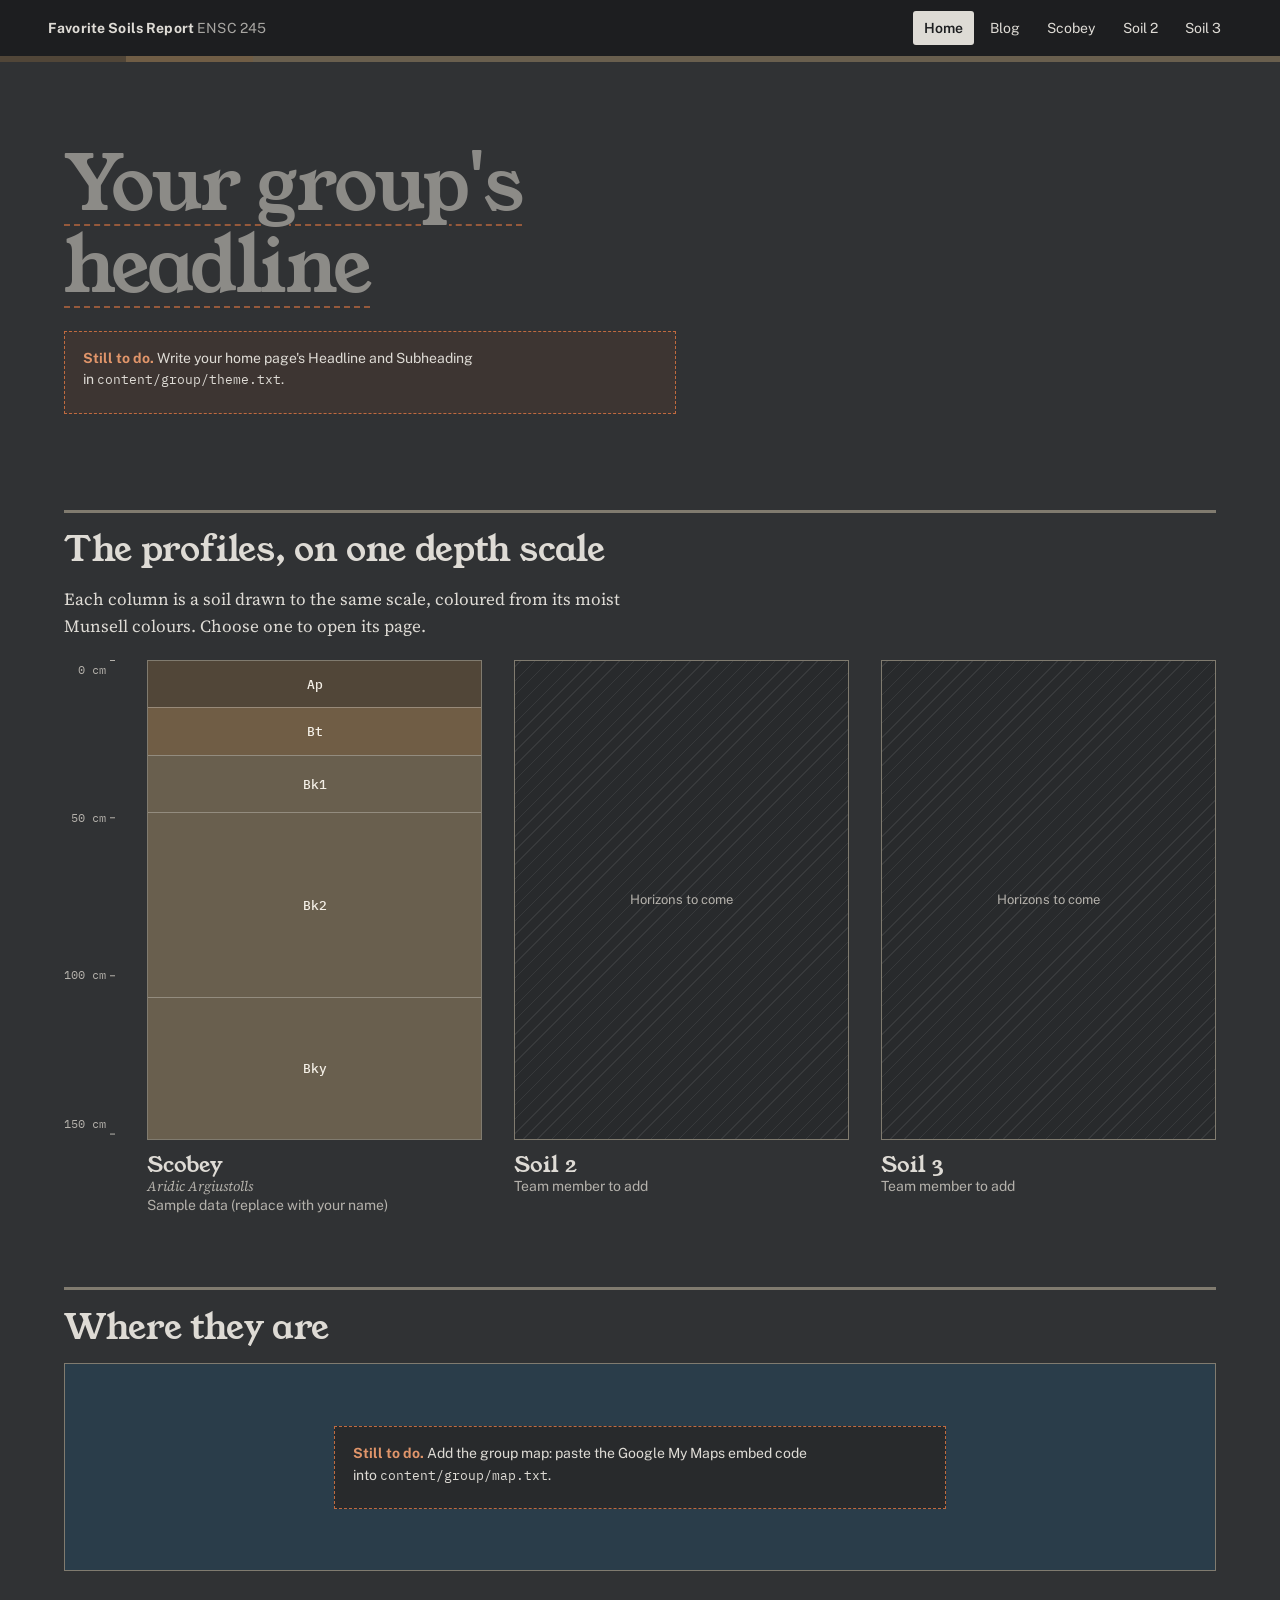
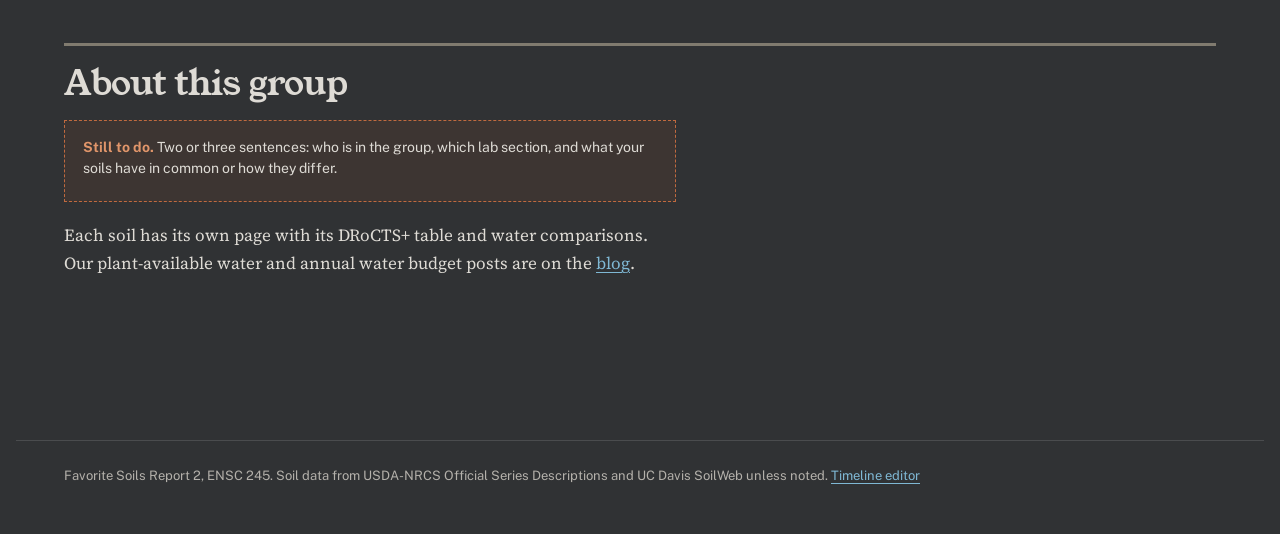
<file: index.html>
<!doctype html>
<html lang="en">
<head>
  <meta charset="utf-8">
  <meta name="viewport" content="width=device-width, initial-scale=1">
  <meta name="color-scheme" content="dark">
  <!-- The site is already dark; this asks the Dark Reader extension not to recolour it, so soil colours stay true. -->
  <meta name="darkreader-lock">
  <title>Favorite Soils Report | ENSC 245</title>
  <meta name="description" content="A group field guide to three favorite soils and their water, for ENSC 245.">
  <link rel="preconnect" href="https://fonts.googleapis.com">
  <link rel="preconnect" href="https://fonts.gstatic.com" crossorigin>
  <link rel="stylesheet" href="https://fonts.googleapis.com/css2?family=IBM+Plex+Mono:wght@400;500&family=Public+Sans:wght@400;500;600;700&family=Source+Serif+4:ital,opsz,wght@0,8..60,400;0,8..60,600;1,8..60,400&family=Young+Serif&display=swap">
  <link rel="stylesheet" href="css/site.css?v=6">
</head>
<body>
  <!-- You do not need to edit this file. The writing lives in the "content" folder. See README.md. -->
  <a class="skip" href="#main">Skip to content</a>
  <header class="masthead">
    <a class="site" href="index.html">Favorite Soils Report <span>ENSC 245</span></a>
    <nav aria-label="Site">
      <ul>
        <li><a href="index.html" aria-current="page">Home</a></li>
        <li><a href="blog.html">Blog</a></li>
        <li><a href="soil-1.html">Soil 1</a></li>
        <li><a href="soil-2.html">Soil 2</a></li>
        <li><a href="soil-3.html">Soil 3</a></li>
      </ul>
    </nav>
  </header>

  <main id="main">
    <div class="opener">
      <!-- Filled in from Headline and Subheading in content/group/theme.txt by js/theme.js. -->
      <h1 data-headline hidden></h1>
      <p class="lede" data-subheading hidden></p>
    </div>

    <section aria-labelledby="profiles">
      <h2 id="profiles">The profiles, on one depth scale</h2>
      <p>Each column is a soil drawn to the same scale, coloured from its moist Munsell colours. Choose one to open its page.</p>
      <div class="cores" data-cores></div>
    </section>

    <section aria-labelledby="where">
      <h2 id="where">Where they are</h2>
      <div class="map" data-map>
        <div class="todo"><p><strong>Still to do.</strong> Add the group map: paste the Google My Maps embed code into <code>content/group/map.txt</code>.</p></div>
      </div>
    </section>

    <section aria-labelledby="group">
      <h2 id="group">About this group</h2>
      <div data-about></div>
    </section>
  </main>

  <footer class="footer">
    Favorite Soils Report 2, ENSC 245. Soil data from USDA-NRCS Official Series Descriptions and UC Davis SoilWeb unless noted.
    <a href="history-editor.html">Timeline editor</a>
  </footer>
  <noscript><p style="padding:1rem">This site needs JavaScript turned on to show its content.</p></noscript>
  <script src="js/site.js?v=6"></script>
  <script src="js/theme.js?v=6"></script>
</body>
</html>
</file>
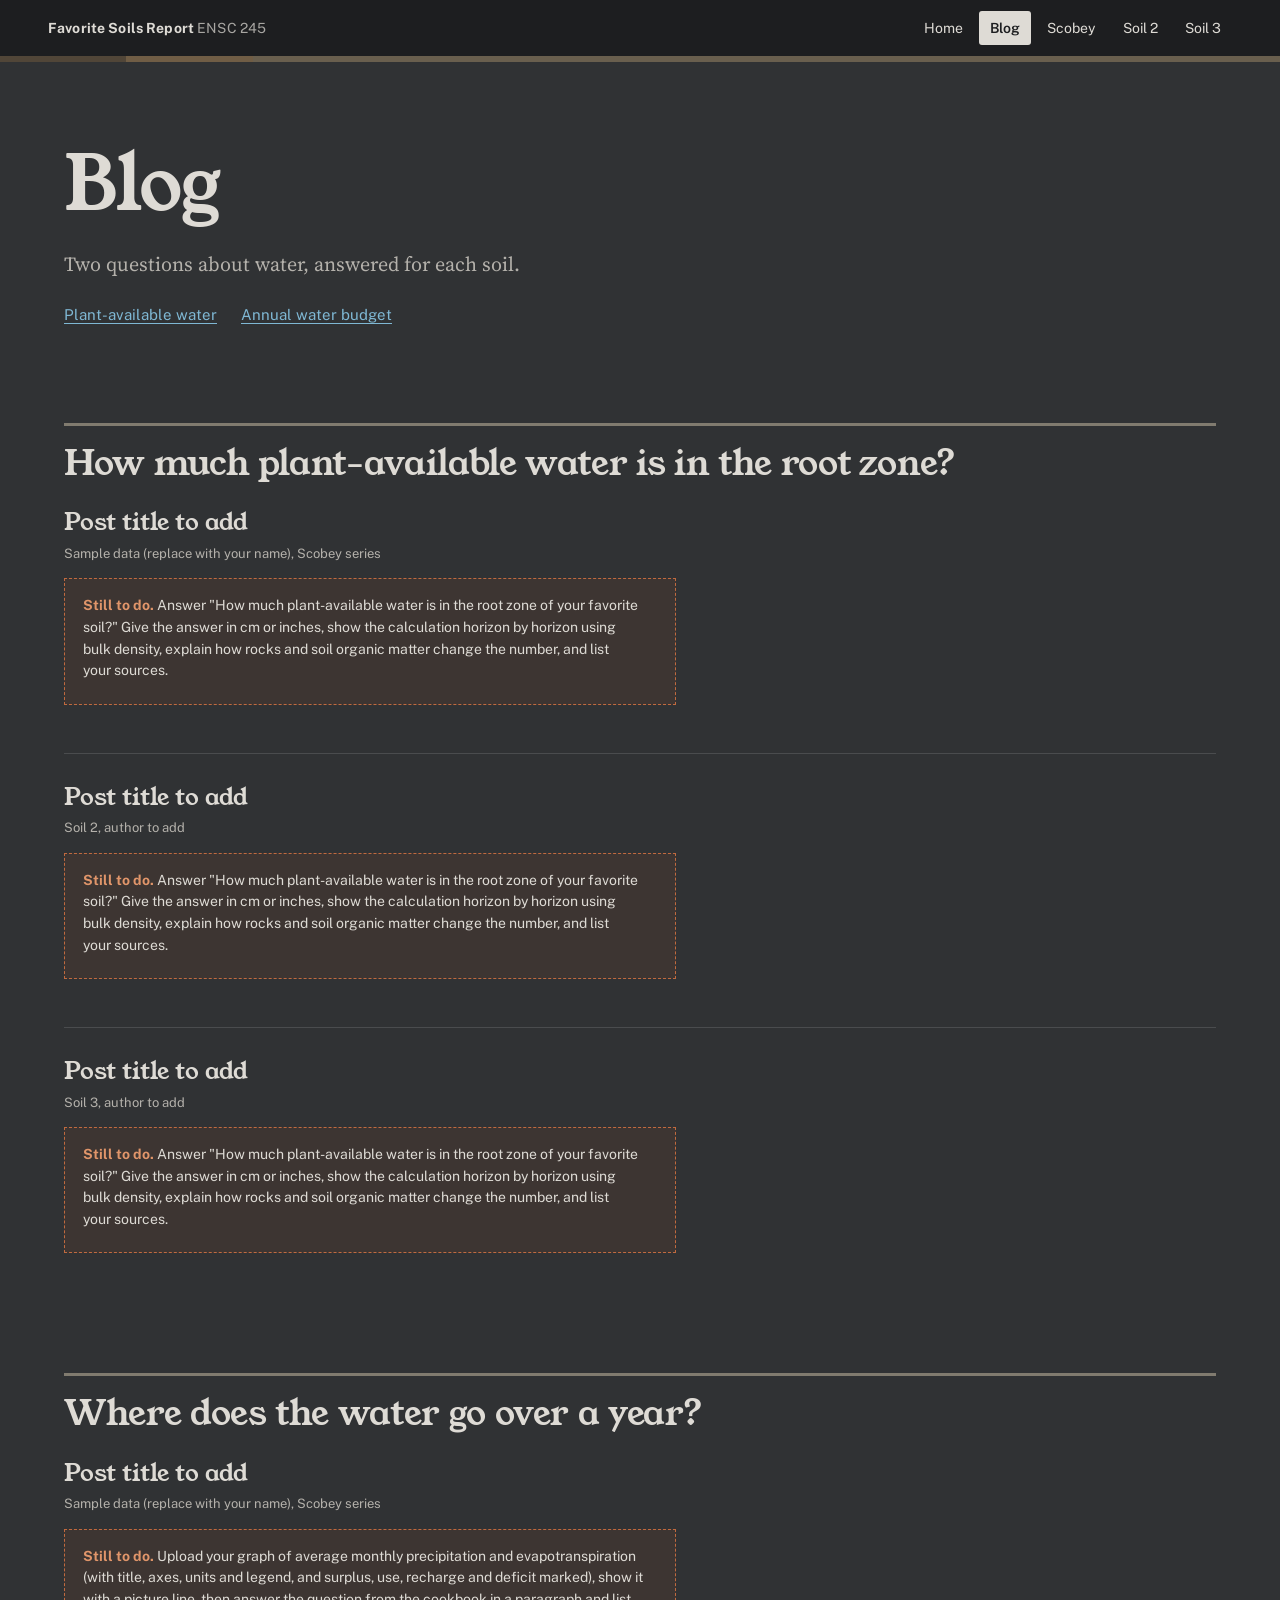
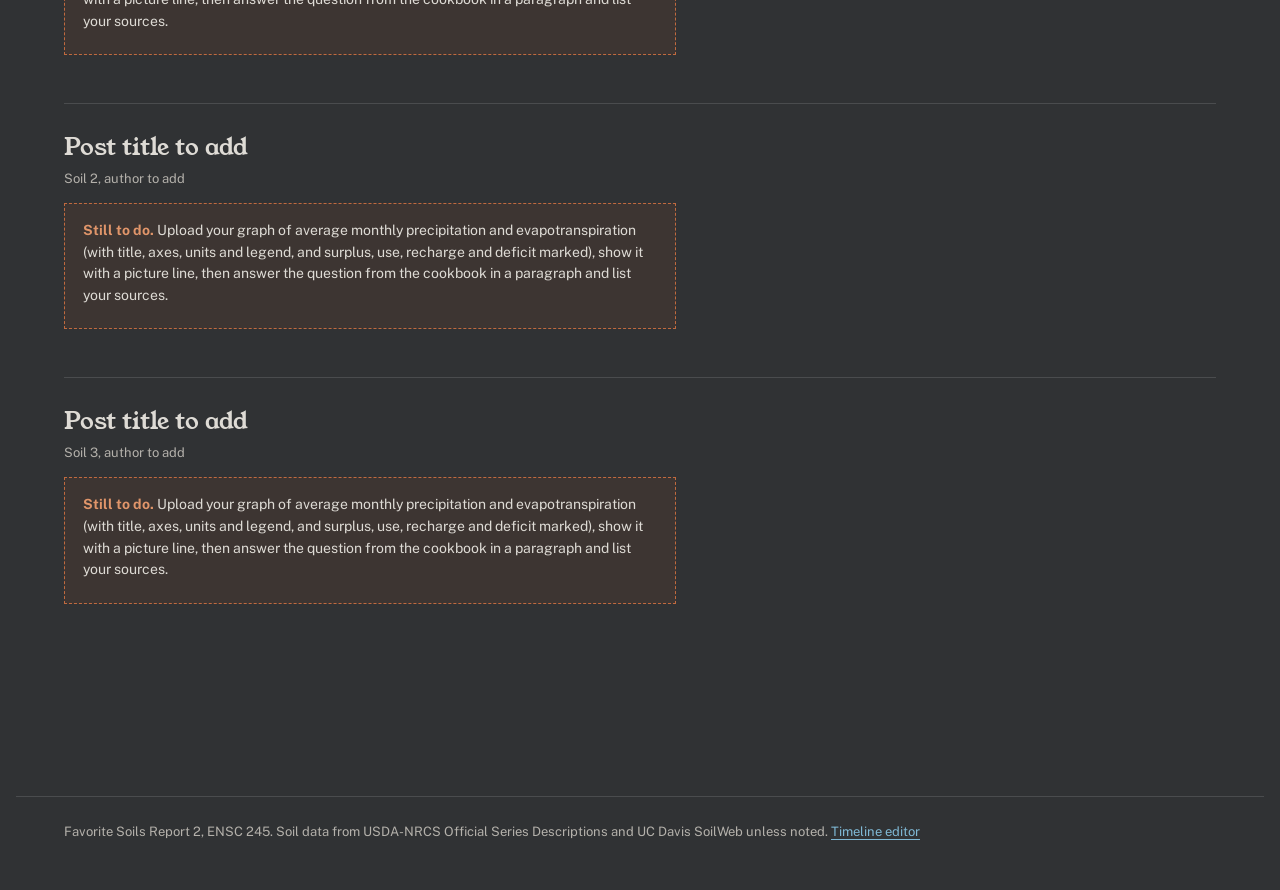
<file: blog.html>
<!doctype html>
<html lang="en">
<head>
  <meta charset="utf-8">
  <meta name="viewport" content="width=device-width, initial-scale=1">
  <meta name="color-scheme" content="dark">
  <!-- The site is already dark; this asks the Dark Reader extension not to recolour it, so soil colours stay true. -->
  <meta name="darkreader-lock">
  <title>Blog | Favorite Soils Report</title>
  <meta name="description" content="A group field guide to three favorite soils and their water, for ENSC 245.">
  <link rel="preconnect" href="https://fonts.googleapis.com">
  <link rel="preconnect" href="https://fonts.gstatic.com" crossorigin>
  <link rel="stylesheet" href="https://fonts.googleapis.com/css2?family=IBM+Plex+Mono:wght@400;500&family=Public+Sans:wght@400;500;600;700&family=Source+Serif+4:ital,opsz,wght@0,8..60,400;0,8..60,600;1,8..60,400&family=Young+Serif&display=swap">
  <link rel="stylesheet" href="css/site.css?v=6">
</head>
<body>
  <!-- You do not need to edit this file. The writing lives in the "content" folder. See README.md. -->
  <a class="skip" href="#main">Skip to content</a>
  <header class="masthead">
    <a class="site" href="index.html">Favorite Soils Report <span>ENSC 245</span></a>
    <nav aria-label="Site">
      <ul>
        <li><a href="index.html">Home</a></li>
        <li><a href="blog.html" aria-current="page">Blog</a></li>
        <li><a href="soil-1.html">Soil 1</a></li>
        <li><a href="soil-2.html">Soil 2</a></li>
        <li><a href="soil-3.html">Soil 3</a></li>
      </ul>
    </nav>
  </header>

  <main id="main">
    <div class="opener">
      <h1>Blog</h1>
      <p class="lede">Two questions about water, answered for each soil.</p>
      <ul class="jump">
        <li><a href="#paw">Plant-available water</a></li>
        <li><a href="#budget">Annual water budget</a></li>
      </ul>
    </div>

    <section aria-labelledby="paw">
      <h2 id="paw">How much plant-available water is in the root zone?</h2>
      <div data-posts="blog-1.md"></div>
    </section>

    <section aria-labelledby="budget">
      <h2 id="budget">Where does the water go over a year?</h2>
      <div data-posts="blog-2.md"></div>
    </section>
  </main>

  <footer class="footer">
    Favorite Soils Report 2, ENSC 245. Soil data from USDA-NRCS Official Series Descriptions and UC Davis SoilWeb unless noted.
    <a href="history-editor.html">Timeline editor</a>
  </footer>
  <noscript><p style="padding:1rem">This site needs JavaScript turned on to show its content.</p></noscript>
  <script src="js/site.js?v=6"></script>
  <script src="js/theme.js?v=6"></script>
</body>
</html>
</file>
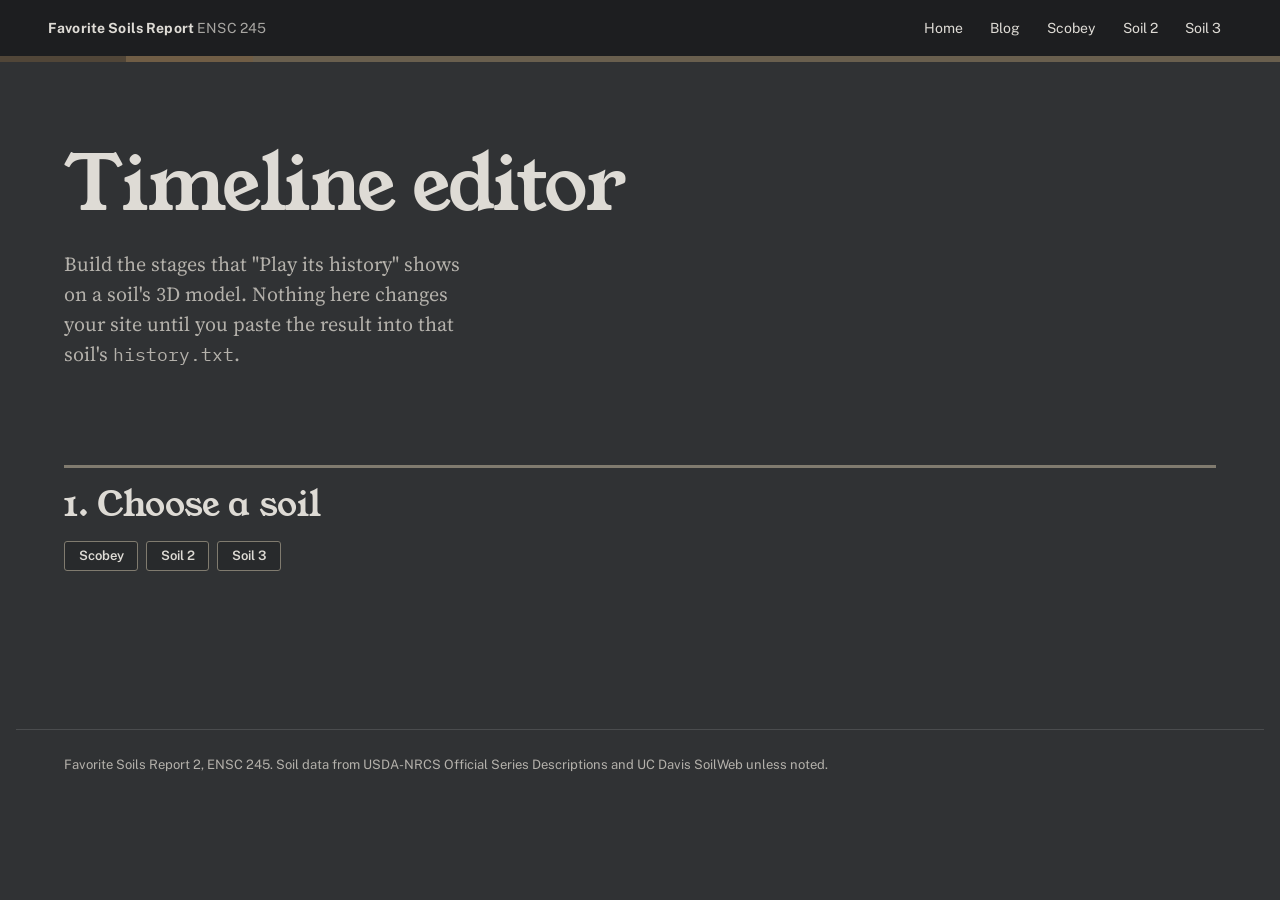
<file: history-editor.html>
<!doctype html>
<html lang="en">
<head>
  <meta charset="utf-8">
  <meta name="viewport" content="width=device-width, initial-scale=1">
  <meta name="color-scheme" content="dark">
  <!-- The site is already dark; this asks the Dark Reader extension not to recolour it, so soil colours stay true. -->
  <meta name="darkreader-lock">
  <title>Timeline editor | Favorite Soils Report</title>
  <meta name="description" content="Build the stages played by Play its history on each soil's 3D model.">
  <link rel="preconnect" href="https://fonts.googleapis.com">
  <link rel="preconnect" href="https://fonts.gstatic.com" crossorigin>
  <link rel="stylesheet" href="https://fonts.googleapis.com/css2?family=IBM+Plex+Mono:wght@400;500&family=Public+Sans:wght@400;500;600;700&family=Source+Serif+4:ital,opsz,wght@0,8..60,400;0,8..60,600;1,8..60,400&family=Young+Serif&display=swap">
  <link rel="stylesheet" href="css/site.css?v=6">
</head>
<body>
  <!-- You do not need to edit this file. It edits content/<member>/history.txt for you. See README.md. -->
  <a class="skip" href="#main">Skip to content</a>
  <header class="masthead">
    <a class="site" href="index.html">Favorite Soils Report <span>ENSC 245</span></a>
    <nav aria-label="Site">
      <ul>
        <li><a href="index.html">Home</a></li>
        <li><a href="blog.html">Blog</a></li>
        <li><a href="soil-1.html">Soil 1</a></li>
        <li><a href="soil-2.html">Soil 2</a></li>
        <li><a href="soil-3.html">Soil 3</a></li>
      </ul>
    </nav>
  </header>

  <main id="main" class="editor">
    <div class="opener">
      <h1>Timeline editor</h1>
      <p class="lede">Build the stages that "Play its history" shows on a soil's 3D model. Nothing here changes your site until you paste the result into that soil's <code>history.txt</code>.</p>
    </div>

    <section>
      <h2>1. Choose a soil</h2>
      <div class="soil-picker" data-picker role="group" aria-label="Soils"></div>
      <p class="notes" data-picked></p>
    </section>

    <section data-stages-section hidden>
      <h2>2. Edit the stages</h2>
      <p>Stages play in order, top to bottom. For each one, write what happened, then click the horizons in its soil column to show what the model should look like at that point. Each click moves a horizon to the next step:</p>
      <ul class="state-key">
        <li><span class="key-chip is-0"></span><span><b>Not there yet</b>: hidden in the model.</span></li>
        <li><span class="key-chip is-1"></span><span><b>Laid down</b>: appears as raw, pale parent material.</span></li>
        <li><span class="key-chip is-2"></span><span><b>Starts forming</b>: partly turned into the horizon it is today.</span></li>
        <li><span class="key-chip is-3"></span><span><b>Finished</b>: looks as it does today.</span></li>
      </ul>
      <p class="notes">A horizon can only move forward in time: making it later in one stage updates the stages around it to match. The last stage always shows the soil as it is today.</p>
      <ol class="stage-list" data-stages></ol>
      <button type="button" class="tool" data-add>Add a stage at the end</button>
    </section>

    <section data-save-section hidden>
      <h2>3. Preview and save</h2>
      <ol class="save-steps">
        <li><button type="button" class="tool" data-preview>Preview on the 3D model</button> opens this soil's page with your draft, so you can press "Play its history" and watch it.</li>
        <li><button type="button" class="tool" data-copy>Copy the text</button> <span class="notes" data-copied aria-live="polite"></span></li>
        <li><a class="tool" data-github target="_blank" rel="noopener">Open this soil's history.txt on GitHub</a><span data-github-help>Open <code data-path></code> on GitHub and click the pencil</span>. Select everything in the file, paste, and click <b>Commit changes</b>. The site updates in about a minute.</li>
      </ol>
      <details class="raw-text">
        <summary>See the text that will be saved</summary>
        <textarea data-output readonly rows="14" aria-label="history.txt text"></textarea>
      </details>
      <p class="notes" data-draft-note></p>
    </section>
  </main>

  <footer class="footer">
    Favorite Soils Report 2, ENSC 245. Soil data from USDA-NRCS Official Series Descriptions and UC Davis SoilWeb unless noted.
  </footer>
  <noscript><p style="padding:1rem">This page needs JavaScript turned on.</p></noscript>
  <script src="js/site.js?v=6"></script>
  <script src="js/theme.js?v=6"></script>
  <script type="module" src="js/history-editor.js?v=6"></script>
</body>
</html>
</file>
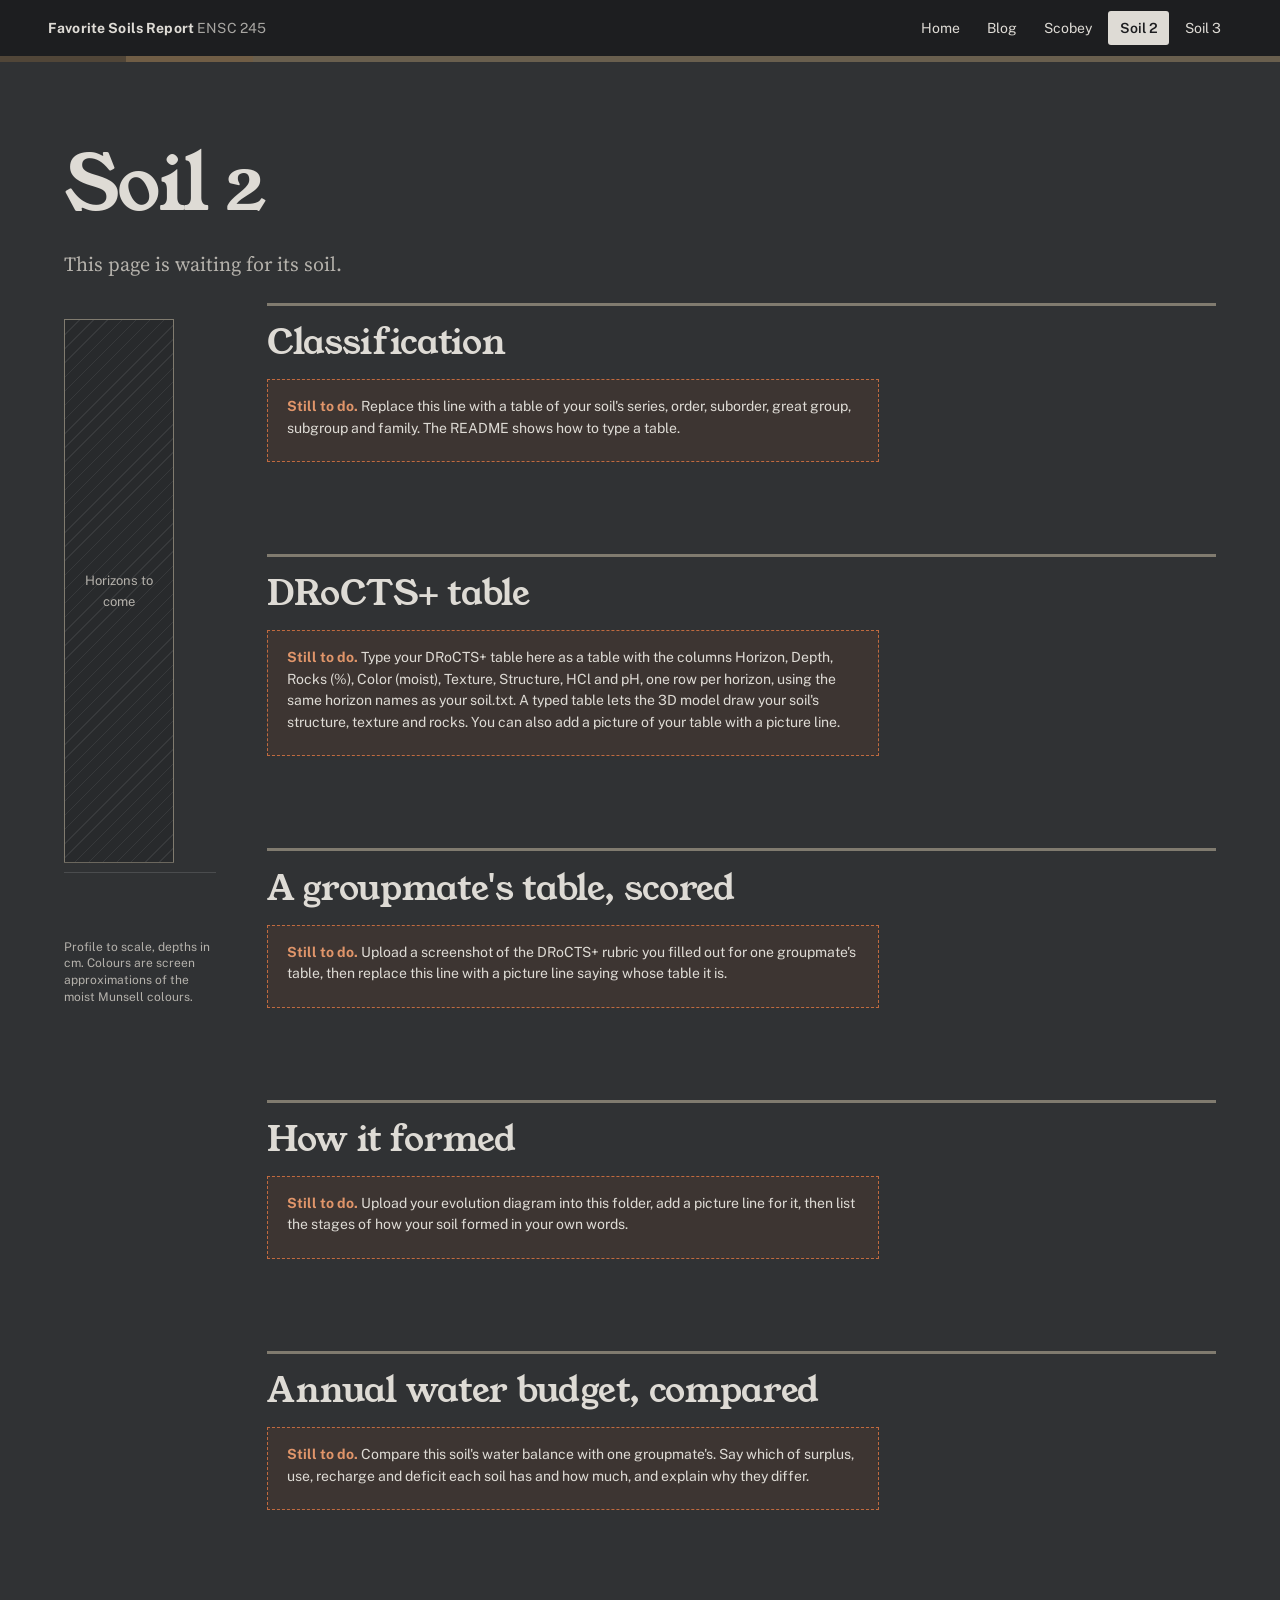
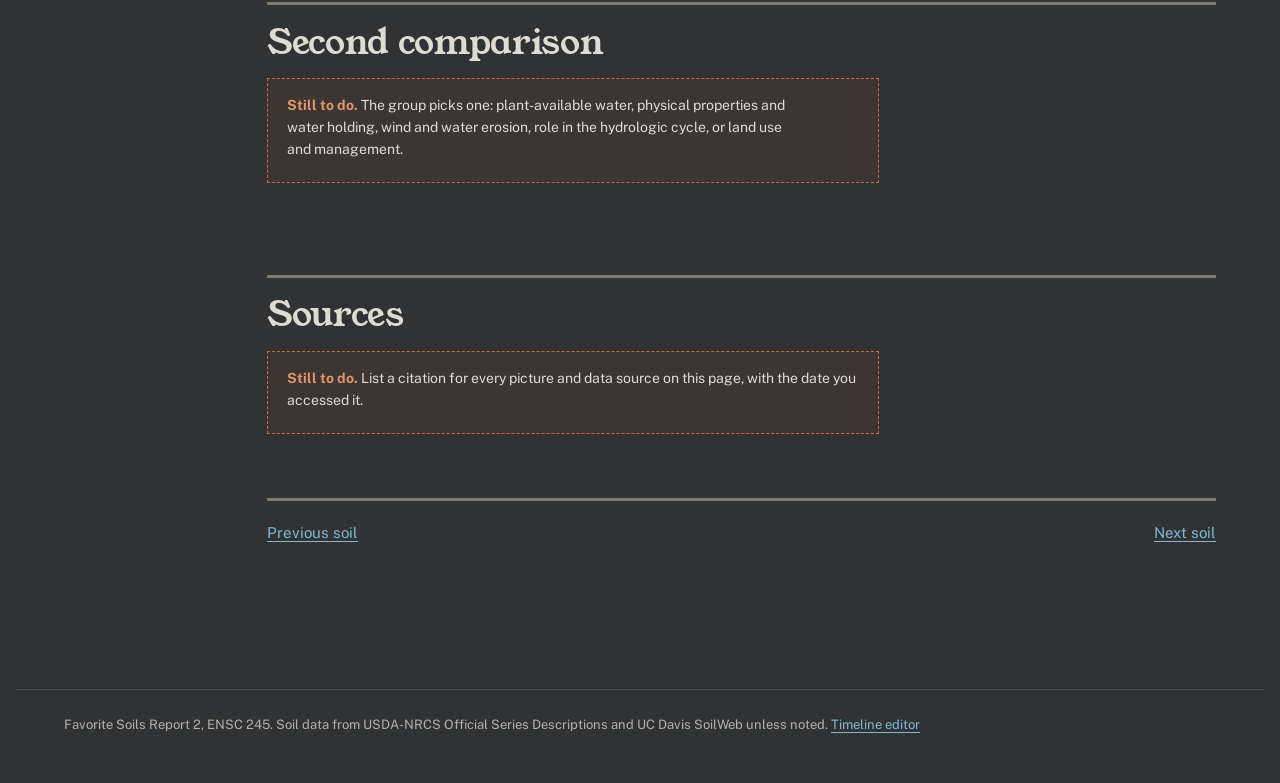
<file: soil-2.html>
<!doctype html>
<html lang="en">
<head>
  <meta charset="utf-8">
  <meta name="viewport" content="width=device-width, initial-scale=1">
  <meta name="color-scheme" content="dark">
  <!-- The site is already dark; this asks the Dark Reader extension not to recolour it, so soil colours stay true. -->
  <meta name="darkreader-lock">
  <title>Favorite Soils Report</title>
  <meta name="description" content="A group field guide to three favorite soils and their water, for ENSC 245.">
  <link rel="preconnect" href="https://fonts.googleapis.com">
  <link rel="preconnect" href="https://fonts.gstatic.com" crossorigin>
  <link rel="stylesheet" href="https://fonts.googleapis.com/css2?family=IBM+Plex+Mono:wght@400;500&family=Public+Sans:wght@400;500;600;700&family=Source+Serif+4:ital,opsz,wght@0,8..60,400;0,8..60,600;1,8..60,400&family=Young+Serif&display=swap">
  <link rel="stylesheet" href="css/site.css?v=6">
</head>
<body>
  <!-- You do not need to edit this file. The writing lives in the "content" folder. See README.md. -->
  <a class="skip" href="#main">Skip to content</a>
  <header class="masthead">
    <a class="site" href="index.html">Favorite Soils Report <span>ENSC 245</span></a>
    <nav aria-label="Site">
      <ul>
        <li><a href="index.html">Home</a></li>
        <li><a href="blog.html">Blog</a></li>
        <li><a href="soil-1.html">Soil 1</a></li>
        <li><a href="soil-2.html" aria-current="page">Soil 2</a></li>
        <li><a href="soil-3.html">Soil 3</a></li>
      </ul>
    </nav>
  </header>

  <main id="main" data-person="member-2">
    <div class="opener">
      <h1 data-title>&nbsp;</h1>
      <p class="lede" data-lede>&nbsp;</p>
    </div>

    <div class="soil">
      <aside class="rail" aria-label="Soil profile">
        <figure>
          <div class="wrap" data-core></div>
          <div class="readout" data-readout aria-live="polite"></div>
          <figcaption>Profile to scale, depths in cm. Colours are screen approximations of the moist Munsell colours.</figcaption>
        </figure>
      </aside>

      <div class="column">
        <div data-body></div>
        <nav class="pager" aria-label="Soil pages">
          <a href="soil-1.html">Previous soil</a>
          <a href="soil-3.html">Next soil</a>
        </nav>
      </div>
    </div>
  </main>

  <footer class="footer">
    Favorite Soils Report 2, ENSC 245. Soil data from USDA-NRCS Official Series Descriptions and UC Davis SoilWeb unless noted.
    <a href="history-editor.html">Timeline editor</a>
  </footer>
  <noscript><p style="padding:1rem">This site needs JavaScript turned on to show its content.</p></noscript>
  <script src="js/site.js?v=6"></script>
  <script src="js/theme.js?v=6"></script>
  <script type="importmap">{ "imports": { "three": "https://cdn.jsdelivr.net/npm/three@0.170.0/build/three.module.js", "three/addons/": "https://cdn.jsdelivr.net/npm/three@0.170.0/examples/jsm/" } }</script>
  <script type="module" src="js/soil3d.js?v=6"></script>
</body>
</html>
</file>
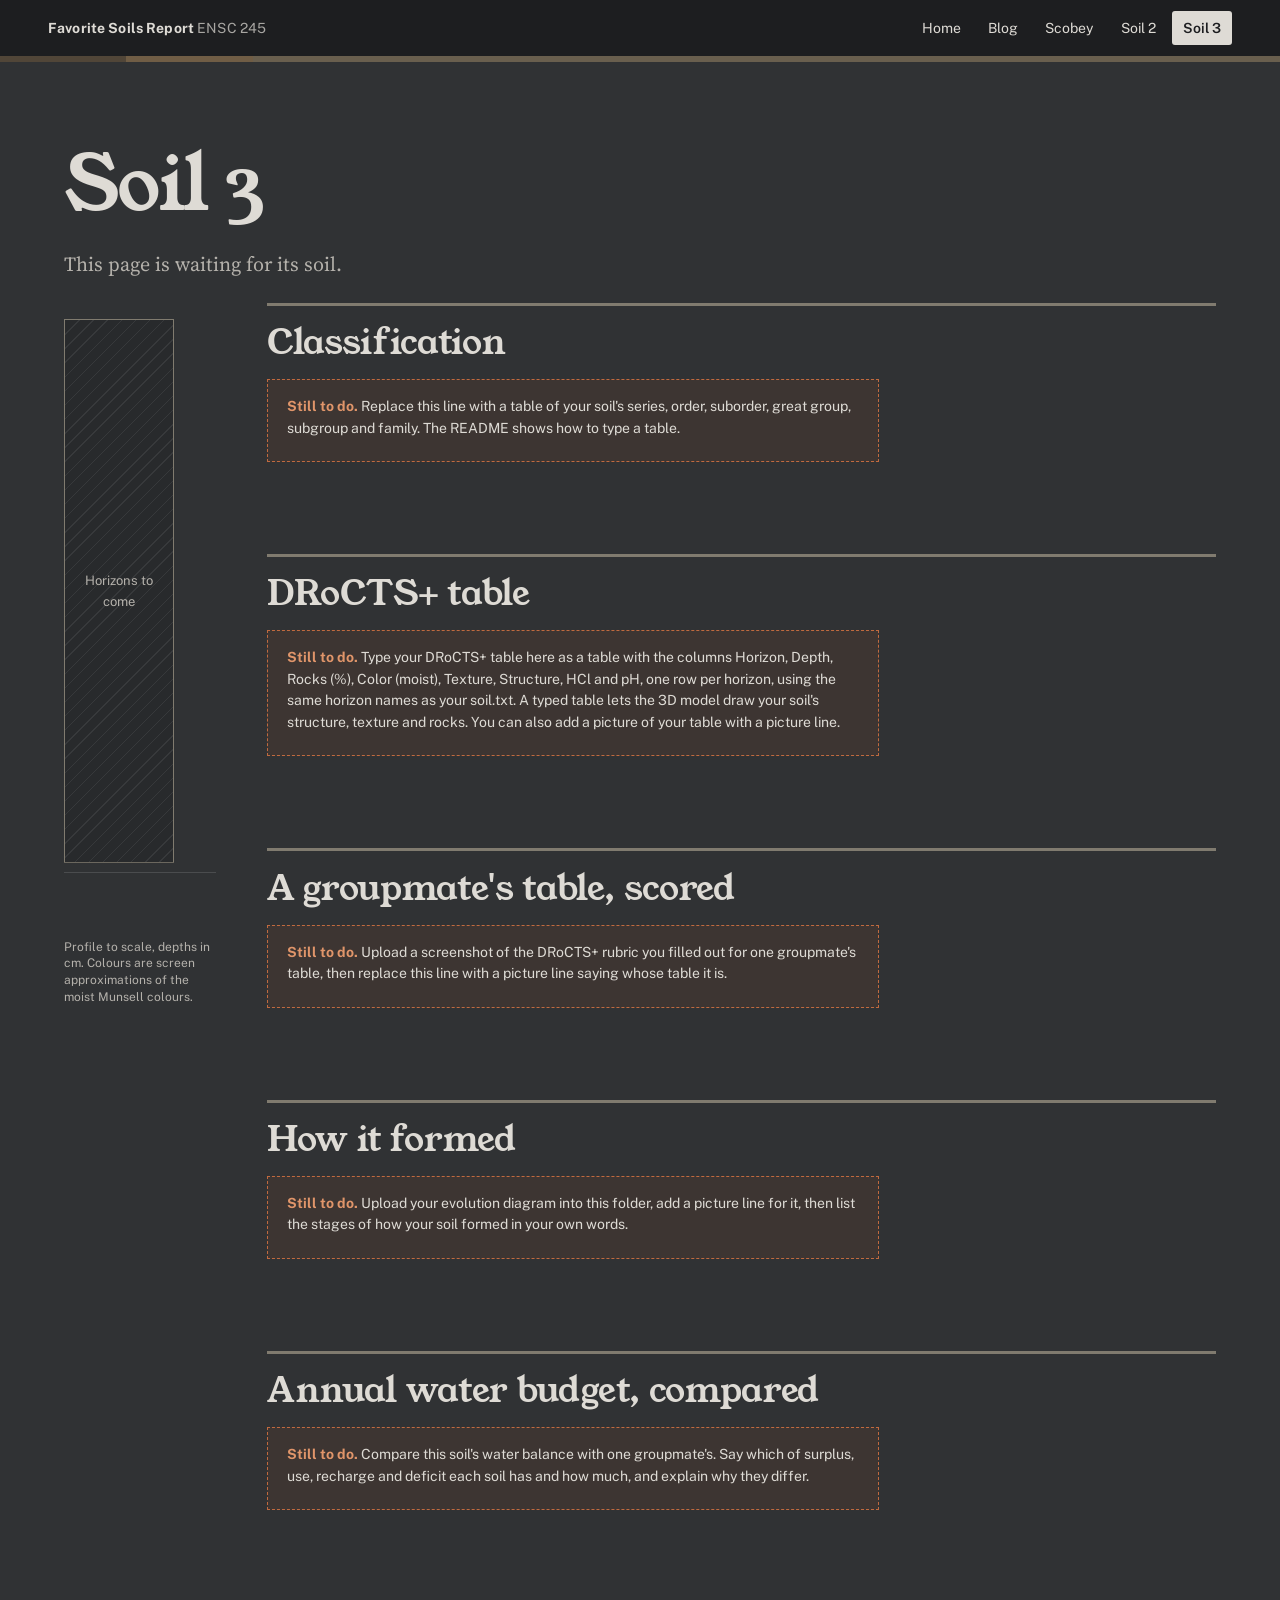
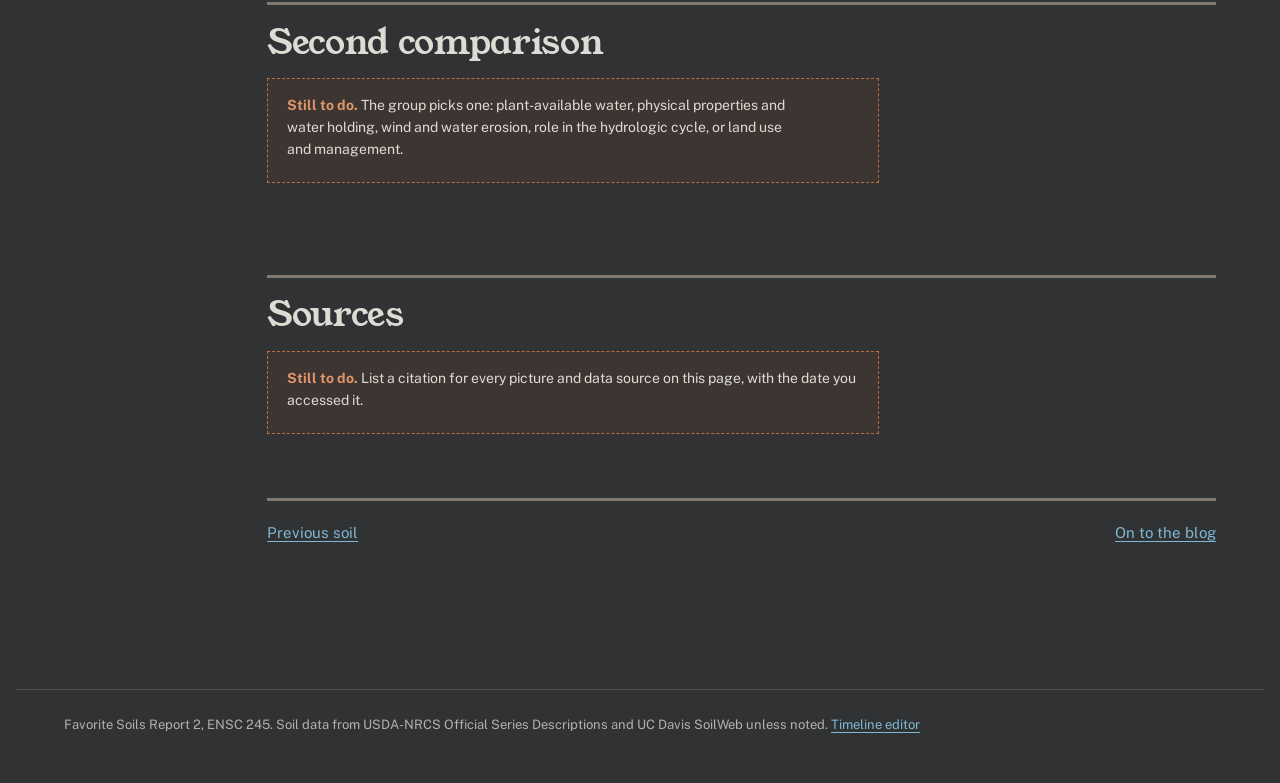
<file: soil-3.html>
<!doctype html>
<html lang="en">
<head>
  <meta charset="utf-8">
  <meta name="viewport" content="width=device-width, initial-scale=1">
  <meta name="color-scheme" content="dark">
  <!-- The site is already dark; this asks the Dark Reader extension not to recolour it, so soil colours stay true. -->
  <meta name="darkreader-lock">
  <title>Favorite Soils Report</title>
  <meta name="description" content="A group field guide to three favorite soils and their water, for ENSC 245.">
  <link rel="preconnect" href="https://fonts.googleapis.com">
  <link rel="preconnect" href="https://fonts.gstatic.com" crossorigin>
  <link rel="stylesheet" href="https://fonts.googleapis.com/css2?family=IBM+Plex+Mono:wght@400;500&family=Public+Sans:wght@400;500;600;700&family=Source+Serif+4:ital,opsz,wght@0,8..60,400;0,8..60,600;1,8..60,400&family=Young+Serif&display=swap">
  <link rel="stylesheet" href="css/site.css?v=6">
</head>
<body>
  <!-- You do not need to edit this file. The writing lives in the "content" folder. See README.md. -->
  <a class="skip" href="#main">Skip to content</a>
  <header class="masthead">
    <a class="site" href="index.html">Favorite Soils Report <span>ENSC 245</span></a>
    <nav aria-label="Site">
      <ul>
        <li><a href="index.html">Home</a></li>
        <li><a href="blog.html">Blog</a></li>
        <li><a href="soil-1.html">Soil 1</a></li>
        <li><a href="soil-2.html">Soil 2</a></li>
        <li><a href="soil-3.html" aria-current="page">Soil 3</a></li>
      </ul>
    </nav>
  </header>

  <main id="main" data-person="member-3">
    <div class="opener">
      <h1 data-title>&nbsp;</h1>
      <p class="lede" data-lede>&nbsp;</p>
    </div>

    <div class="soil">
      <aside class="rail" aria-label="Soil profile">
        <figure>
          <div class="wrap" data-core></div>
          <div class="readout" data-readout aria-live="polite"></div>
          <figcaption>Profile to scale, depths in cm. Colours are screen approximations of the moist Munsell colours.</figcaption>
        </figure>
      </aside>

      <div class="column">
        <div data-body></div>
        <nav class="pager" aria-label="Soil pages">
          <a href="soil-2.html">Previous soil</a>
          <a href="blog.html">On to the blog</a>
        </nav>
      </div>
    </div>
  </main>

  <footer class="footer">
    Favorite Soils Report 2, ENSC 245. Soil data from USDA-NRCS Official Series Descriptions and UC Davis SoilWeb unless noted.
    <a href="history-editor.html">Timeline editor</a>
  </footer>
  <noscript><p style="padding:1rem">This site needs JavaScript turned on to show its content.</p></noscript>
  <script src="js/site.js?v=6"></script>
  <script src="js/theme.js?v=6"></script>
  <script type="importmap">{ "imports": { "three": "https://cdn.jsdelivr.net/npm/three@0.170.0/build/three.module.js", "three/addons/": "https://cdn.jsdelivr.net/npm/three@0.170.0/examples/jsm/" } }</script>
  <script type="module" src="js/soil3d.js?v=6"></script>
</body>
</html>
</file>
<file: css/site.css>
/* ------------------------------------------------------------------
   Favorite Soils Report: shared styles.
   The palette is taken from the soils themselves (10YR hues) with one
   water blue, because FSR 2 is about where the water goes.
------------------------------------------------------------------- */
:root {
  color-scheme: dark;
  /* A dark, low-glare scheme. Soil colours are never tinted by it: the
     profiles, chips and 3D model use the Munsell colours directly. */
  --ground: #303234;      /* the page */
  --sheet: #282a2c;       /* tables, figures and buttons */
  --ink: #dedbd5;         /* text */
  --ink-soft: #b4b1ab;
  --rule: #4a4c4e;        /* thin dividers */
  --line: #807b6f;        /* borders and section rules */
  --bar: #1d1e20;         /* masthead */
  --bar-ink: #dedbd5;     /* masthead text */
  --bar-hover: #34363a;
  --hatch: rgba(255, 255, 255, 0.07);
  --till: #746042;        /* 10YR 4/3 glacial till */
  --gley: #6b635b;        /* 10YR 4/1 gleyed horizons */
  --water: #7fb8d4;
  --water-deep: #a9d3e8;
  --water-wash: #2a3d4a;
  --rust: #9a4a22;        /* redox mottles */
  --rust-line: #c06a3f;
  --rust-text: #e0956a;
  --rust-wash: rgba(154, 74, 34, 0.12);
  --stage: #3a3f45;       /* behind the 3D model: a cool blue-grey */
  --stage-edge: #191b1e;
  --stage-ink: #d9d6cf;   /* ruler and notes on the stage */

  --display: "Young Serif", Georgia, serif;
  --read: "Source Serif 4", Georgia, serif;
  --label: "Public Sans", system-ui, sans-serif;
  --data: "IBM Plex Mono", ui-monospace, monospace;

  --measure: 68ch;
  --gutter: clamp(1rem, 4vw, 3rem);
}

*, *::before, *::after { box-sizing: border-box; }

/* Hidden for a moment while js/theme.js applies the group's theme, so the page doesn't flash. */
html.theme-loading body { visibility: hidden; }

html { scroll-behavior: smooth; scroll-padding-top: 5rem; }

body {
  margin: 0;
  background: var(--ground);
  color: var(--ink);
  font-family: var(--read);
  font-size: 1.0625rem;
  line-height: 1.62;
  -webkit-font-smoothing: antialiased;
  text-rendering: optimizeLegibility;
  overflow-wrap: break-word;   /* long web addresses wrap instead of widening the page */
}

::selection { background: var(--water); color: var(--bar); }
:focus-visible { outline: 2px solid var(--water); outline-offset: 3px; border-radius: 2px; }
html { scrollbar-color: var(--till) var(--ground); caret-color: var(--water); }

a { color: var(--water); text-decoration-thickness: 1px; text-underline-offset: 0.2em; }
a:hover { color: var(--water-deep); text-decoration-thickness: 2px; }

img { max-width: 100%; height: auto; display: block; }

h1, h2, h3 { font-family: var(--display); font-weight: 400; line-height: 1.08; text-wrap: balance; margin: 0; }
h1 { font-size: clamp(2.4rem, 6.2vw, 4.75rem); letter-spacing: -0.02em; }
h2 { font-size: clamp(1.6rem, 3vw, 2.2rem); letter-spacing: -0.01em; }
h3 { font-size: 1.25rem; line-height: 1.25; }
p { margin: 0 0 1.1em; max-width: var(--measure); text-wrap: pretty; }

.skip { position: absolute; left: -999px; top: 0; background: var(--bar); color: var(--ink); padding: 0.6rem 1rem; z-index: 20; }
.skip:focus { left: 0.5rem; top: 0.5rem; }

/* ---------- masthead ---------- */
.masthead {
  position: sticky; top: 0; z-index: 10;
  display: flex; align-items: center; justify-content: space-between; gap: 1rem;
  padding: 0.7rem var(--gutter);
  background: var(--bar); color: var(--bar-ink);
  font-family: var(--label); font-size: 0.875rem;
}
.masthead::after {
  content: ""; position: absolute; left: 0; right: 0; top: 100%; height: 6px;
  /* The group's own soils, in Munsell colours; built by site.js. */
  background: var(--strip, var(--line));
}
.masthead .site { color: inherit; text-decoration: none; font-weight: 700; letter-spacing: 0.01em; white-space: nowrap; }
.masthead .site span { font-weight: 400; opacity: 0.72; }
.masthead nav ul { display: flex; flex-wrap: wrap; gap: 0.15rem 0.3rem; margin: 0; padding: 0; list-style: none; justify-content: flex-end; }
.masthead nav a { display: block; padding: 0.35rem 0.7rem; color: inherit; text-decoration: none; border-radius: 3px; }
.masthead a:hover { color: inherit; }
.masthead nav a:hover { background: var(--bar-hover); }
.masthead nav a[aria-current="page"] { background: var(--bar-ink); color: var(--bar); font-weight: 600; }

/* ---------- page frame ---------- */
main { padding: 0 var(--gutter) 5rem; max-width: 78rem; margin: 0 auto; }
.opener { padding: clamp(2.5rem, 7vw, 5.5rem) 0 0; }
.opener h1 { max-width: 16ch; }
.opener + section, .opener + .soil { margin-top: clamp(0.5rem, 2vw, 1.5rem); }
.opener .lede { font-size: 1.25rem; line-height: 1.5; color: var(--ink-soft); margin-top: 1.4rem; max-width: 46ch; }
.opener h1 em { font-style: normal; color: var(--water); }
.opener h1.is-placeholder { color: var(--ink-soft); opacity: 0.7; text-decoration: underline dashed var(--rust-line); text-decoration-thickness: 2px; text-underline-offset: 0.18em; }
.opener .todo { margin-top: 1.4rem; }
section { padding-top: clamp(2.5rem, 6vw, 4.5rem); }
section > h2 { margin-bottom: 1.1rem; padding-top: 1.1rem; border-top: 3px solid var(--line); }

.footer {
  border-top: 1px solid var(--rule); margin-top: 4rem; padding: 1.5rem var(--gutter) 3rem;
  font-family: var(--label); font-size: 0.8125rem; color: var(--ink-soft);
  max-width: 78rem; margin-inline: auto;
}

/* ---------- soil cores (the profile drawings) ---------- */
.core { display: flex; flex-direction: column; border: 1.5px solid var(--line); background: var(--sheet); overflow: hidden; }
.core .hz {
  position: relative; display: flex; align-items: center; justify-content: center; min-height: 0; min-width: 0;
  color: #f4efe6; font-family: var(--data); font-size: 0.8125rem; font-weight: 500;
  border: 0; border-top: 1px solid rgba(255, 255, 255, 0.28); padding: 0; margin: 0; width: 100%;
  cursor: pointer; transition: filter 180ms ease-out, box-shadow 180ms ease-out;
}
.core .hz:first-child { border-top: 0; }
.core .hz.is-thin { color: transparent; }   /* too thin for its label; see fitCore() in site.js */
.core .hz:hover, .core .hz.is-on { filter: brightness(1.28) saturate(1.15); box-shadow: inset 0 0 0 2px #fff; z-index: 1; }
.core .hz:focus-visible { outline-offset: -4px; outline-color: #fff; }
.core.is-empty {
  background: repeating-linear-gradient(-45deg, transparent 0 9px, var(--hatch) 9px 10px), var(--sheet);
  align-items: center; justify-content: center; text-align: center;
  font-family: var(--label); font-size: 0.8125rem; color: var(--ink-soft); padding: 1rem;
}

/* home: three cores side by side, to one depth scale */
.cores { display: grid; grid-template-columns: auto repeat(3, minmax(0, 1fr)); gap: 0 clamp(0.75rem, 2.5vw, 2rem); align-items: stretch; margin-top: 0.5rem; }
.cores .scale { position: relative; width: 3.2rem; height: var(--core-h); font-family: var(--data); font-size: 0.75rem; color: var(--ink-soft); }
.cores .scale span { position: absolute; right: 0; transform: translateY(-50%); padding-right: 0.55rem; white-space: nowrap; }
.cores .scale span::after { content: ""; position: absolute; right: 0; top: 50%; width: 0.35rem; border-top: 1px solid var(--ink-soft); }
.cores .scale span:first-child { transform: none; }
.cores .scale span:first-child::after { top: 0; }
.cores .scale span:last-child { transform: translateY(-100%); }
.cores .scale span:last-child::after { top: 100%; }
.cores { --core-h: clamp(20rem, 52vw, 30rem); }
.cores a.col { position: relative; display: grid; grid-template-rows: var(--core-h) auto; color: inherit; text-decoration: none; }
/* the hover shadow sits on its own layer and fades, so lifting a column never repaints a shadow */
.cores a.col::before { content: ""; position: absolute; left: 0; right: 0; top: 0; height: var(--core-h); box-shadow: 0 14px 22px -12px rgba(0, 0, 0, 0.6); opacity: 0; transform: translateY(0); transition: opacity 240ms ease-out, transform 240ms cubic-bezier(0.16, 1, 0.3, 1); pointer-events: none; }
.cores a.col:hover::before { opacity: 1; transform: translateY(-6px); }
.cores a.col .core { position: relative; height: var(--core-h); transition: transform 240ms cubic-bezier(0.16, 1, 0.3, 1); }
.cores a.col:hover .core { transform: translateY(-6px); }
.cores a.col .hz { cursor: inherit; }
.cores .cap { padding-top: 0.8rem; font-family: var(--label); font-size: 0.875rem; line-height: 1.35; color: var(--ink-soft); }
.cores .cap strong { display: block; font-family: var(--display); font-weight: 400; font-size: 1.35rem; color: var(--ink); line-height: 1.15; }
.cores .cap em { font-family: var(--read); }

/* soil page: sticky core beside the reading column */
.soil { display: grid; grid-template-columns: 9.5rem minmax(0, 1fr); gap: clamp(1.5rem, 4vw, 3.5rem); align-items: start; }
.rail { position: sticky; top: 4.25rem; padding-top: 1rem; }
.rail .wrap { display: grid; grid-template-columns: 1fr 2.6rem; height: min(72vh, 34rem); }
.rail .core { height: 100%; animation: drill 520ms cubic-bezier(0.16, 1, 0.3, 1) both; }
.rail .ticks { position: relative; font-family: var(--data); font-size: 0.6875rem; color: var(--ink-soft); }
.rail .ticks span { position: absolute; left: 0.4rem; transform: translateY(-50%); }
.rail .ticks span:first-child { transform: none; }
.rail .ticks span:last-child { transform: translateY(-100%); }
.rail figcaption { font-family: var(--label); font-size: 0.75rem; line-height: 1.4; color: var(--ink-soft); margin-top: 0.7rem; }
.rail figure { margin: 0; }
.readout { font-family: var(--data); font-size: 0.75rem; line-height: 1.5; min-height: 4.6em; margin-top: 0.6rem; padding-top: 0.6rem; border-top: 1px solid var(--rule); color: var(--ink); }
.readout b { font-weight: 500; font-size: 0.9375rem; }
@keyframes drill { from { clip-path: inset(0 0 100% 0); } to { clip-path: inset(0 0 0 0); } }

/* ---------- reference material ---------- */
dl.taxa { display: grid; grid-template-columns: max-content 1fr; gap: 0.35rem 1.5rem; margin: 0; max-width: var(--measure); }
dl.taxa dt { font-family: var(--label); font-size: 0.8125rem; font-weight: 600; color: var(--ink-soft); padding-top: 0.2em; }
dl.taxa dd { margin: 0; }

.table-wrap { overflow-x: auto; margin: 0 0 1rem; border: 1.5px solid var(--line); background: var(--sheet); }
table.drocts.wide { min-width: 40rem; }
table.drocts.wide th, table.drocts.wide td { white-space: nowrap; }
table.drocts { border-collapse: collapse; width: 100%; font-family: var(--data); font-size: 0.875rem; font-variant-numeric: tabular-nums; }
table.drocts caption { caption-side: top; text-align: left; padding: 0.8rem 0.9rem; font-family: var(--label); font-size: 0.875rem; color: var(--ink-soft); border-bottom: 1px solid var(--rule); }
table.drocts caption strong { color: var(--ink); }
table.drocts th, table.drocts td { padding: 0.5rem 0.9rem; text-align: left; vertical-align: top; }
table.drocts thead th { font-family: var(--label); font-size: 0.75rem; font-weight: 600; color: var(--ink-soft); border-bottom: 1.5px solid var(--line); vertical-align: bottom; }
table.drocts thead th small { display: block; font-weight: 400; }
table.drocts tbody tr { border-top: 1px solid var(--rule); transition: background-color 160ms ease-out; cursor: default; }
table.drocts tbody tr:first-child { border-top: 0; }
table.drocts tbody th { font-weight: 500; }
table.drocts tbody tr:hover, table.drocts tbody tr.is-on { background: var(--water-wash); }
table.drocts .part b { font-weight: 600; color: var(--ink-soft); }   /* "E:" / "B:" in a mixed horizon */
.chip { display: inline-block; width: 0.8rem; height: 0.8rem; margin-right: 0.45rem; border: 1px solid var(--line); vertical-align: -0.08em; }
.notes { font-family: var(--label); font-size: 0.8125rem; line-height: 1.55; color: var(--ink-soft); max-width: var(--measure); }
.notes p { margin-bottom: 0.4em; }

figure.plate { margin: 1.5rem 0; }
[data-body] > section:first-child { padding-top: 0; }
[data-body] ul, [data-about] ul, article.post ul { max-width: var(--measure); padding-left: 1.2rem; }
[data-body] h3, article.post h3 { margin: 1.5rem 0 0.5rem; }
article.post header h3 { margin: 0; font-size: 1.5rem; }
.table-wrap { max-width: 100%; }
.table-wrap + p, .table-wrap + .notes { margin-top: 1rem; }
figure.plate img { border: 1.5px solid var(--line); background: var(--sheet); width: 100%; }
figure.plate figcaption { font-family: var(--label); font-size: 0.8125rem; line-height: 1.45; color: var(--ink-soft); margin-top: 0.55rem; max-width: var(--measure); }

ol.story { margin: 1.25rem 0 1.25rem; padding: 0; list-style: none; counter-reset: step; max-width: var(--measure); }
ol.story li { counter-increment: step; display: grid; grid-template-columns: 2rem 1fr; gap: 0.25rem; padding: 0.55rem 0; border-top: 1px solid var(--rule); }
ol.story li::before { content: counter(step); font-family: var(--data); font-size: 0.8125rem; color: var(--ink-soft); padding-top: 0.25em; }

/* ---------- "still to write" slots: delete each one as you fill it ---------- */
.todo {
  border: 1.5px dashed var(--rust-line); background: var(--rust-wash);
  padding: 1rem 1.15rem; margin: 0 0 1.25rem; max-width: var(--measure);
  font-family: var(--label); font-size: 0.875rem; line-height: 1.55; color: var(--ink);
}
.todo strong { color: var(--rust-text); font-weight: 700; }
.todo ul { margin: 0.4rem 0 0; padding-left: 1.1rem; }
.todo p { margin-bottom: 0.4em; }
.todo code { font-family: var(--data); font-size: 0.8125rem; }

/* ---------- map ---------- */
.map { border: 1.5px solid var(--line); background: var(--water-wash); min-height: 13rem; display: grid; place-items: center; padding: 1.5rem; }
.map .todo { margin: 0; background: var(--sheet); }
.map iframe { width: 100%; height: 100%; border: 0; }
.map:has(iframe) { padding: 0; aspect-ratio: 16 / 9; }

/* ---------- blog ---------- */
.jump { display: flex; flex-wrap: wrap; gap: 0.4rem 1.5rem; padding: 0; margin: 1.5rem 0 0; list-style: none; font-family: var(--label); font-size: 0.9375rem; }
article.post { padding: 1.75rem 0; border-top: 1px solid var(--rule); }
article.post:first-of-type { border-top: 0; padding-top: 0.5rem; }
article.post header { margin-bottom: 0.9rem; }
article.post .by { font-family: var(--label); font-size: 0.8125rem; color: var(--ink-soft); margin: 0.35rem 0 0; }

/* ---------- pager ---------- */
.pager { display: flex; justify-content: space-between; gap: 1rem; flex-wrap: wrap; margin-top: 4rem; padding-top: 1.25rem; border-top: 3px solid var(--line); font-family: var(--label); font-size: 0.9375rem; }

/* ---------- 3D monolith (drawn by js/soil3d.js) ---------- */
.monolith { margin: 0; display: grid; grid-template-columns: minmax(0, 1fr) 15.5rem; gap: 0.75rem 1.5rem; align-items: start; }
.monolith .stage {
  position: relative; height: min(74vh, 40rem); border: 1.5px solid var(--line); overflow: hidden;
  background: radial-gradient(ellipse at 50% 40%, var(--stage) 0 30%, var(--stage-edge) 100%);
}
.monolith .stage canvas { display: block; width: 100%; height: 100%; cursor: grab; }
/* the model fades in once it's ready (see js/soil3d.js), and changed text fades up */
.monolith .stage canvas { opacity: 0; transition: opacity 400ms ease-out; }
.monolith-section.is-ready .stage canvas { opacity: 1; }
@keyframes fresh { from { opacity: 0; transform: translateY(4px); } to { opacity: 1; transform: none; } }
.is-new { animation: fresh 240ms ease-out; }
.monolith .stage canvas:active { cursor: grabbing; }
.monolith .stage-note { position: absolute; inset: 0; display: grid; place-items: center; margin: 0; max-width: none; font-family: var(--label); font-size: 0.875rem; color: var(--stage-ink); }
.monolith .bar { grid-column: 1; display: flex; flex-wrap: wrap; gap: 0.5rem; }
.monolith .bar button {
  font-family: var(--label); font-size: 0.8125rem; font-weight: 600; color: var(--ink);
  background: var(--sheet); border: 1.5px solid var(--line); border-radius: 3px; padding: 0.4rem 0.85rem; cursor: pointer;
  transition: background-color 160ms ease-out, color 160ms ease-out;
}
.monolith .bar button:hover { background: var(--water-wash); }
.monolith .bar button[aria-pressed="true"] { background: var(--ink); color: var(--ground); }
.monolith .bar button[hidden] { display: none; }
.monolith .bar .edit-timeline { align-self: center; font-family: var(--label); font-size: 0.8125rem; margin-right: 0.4rem; }
.monolith-section > .todo { margin-top: 0.4rem; }
.monolith:not(:has(canvas)) .bar { visibility: hidden; }
.monolith .card { grid-column: 2; grid-row: 1 / span 2; border-top: 3px solid var(--line); padding-top: 0.8rem; font-family: var(--data); font-size: 0.8125rem; line-height: 1.5; }
.monolith .card h3 { font-family: var(--data); font-weight: 500; font-size: 1.5rem; margin-bottom: 0.8rem; }
.monolith .card h3 small { display: block; font-family: var(--label); font-size: 0.8125rem; font-weight: 400; color: var(--ink-soft); margin-top: 0.3rem; }
.monolith .card dl { display: grid; grid-template-columns: max-content 1fr; gap: 0.35rem 0.9rem; margin: 0; }
.monolith .card dt { font-family: var(--label); font-size: 0.75rem; font-weight: 600; color: var(--ink-soft); padding-top: 0.1em; }
.monolith .card dd { margin: 0; }
.monolith .card h4 { font-family: var(--label); font-size: 0.75rem; font-weight: 600; letter-spacing: 0.02em; color: var(--ink-soft); margin: 1.1rem 0 0.5rem; padding-top: 0.7rem; border-top: 1px solid var(--rule); }
.monolith .card dd .chip { margin-right: 0.3rem; }
.monolith .card-hint { font-family: var(--label); color: var(--ink-soft); }
.monolith figcaption { grid-column: 1 / -1; font-family: var(--label); font-size: 0.8125rem; line-height: 1.45; color: var(--ink-soft); max-width: var(--measure); }

/* the soil's history, played on the 3D model (see history.txt) */
.monolith .bar .history-btn { background: var(--water-wash); border-color: var(--water); }
.monolith .bar .history-btn[aria-pressed="true"] { background: var(--water); color: var(--bar); }
.monolith .bar button:disabled { opacity: 0.45; cursor: default; }
.monolith .history { grid-column: 2; grid-row: 1 / span 2; border-top: 3px solid var(--water); padding-top: 0.8rem; font-family: var(--label); }
.monolith .card[hidden] { display: none; }
.monolith .history[hidden] { display: none; }
.history .history-when { margin: 0 0 0.2rem; font-family: var(--data); font-size: 0.8125rem; color: var(--water-deep); max-width: none; }
.history h3 { font-size: 1.35rem; margin: 0 0 0.45rem; }
.history h3:focus { outline: none; }
.history .history-text { font-family: var(--read); font-size: 1rem; margin-bottom: 0.35rem; }
.history .history-source { font-size: 0.75rem; color: var(--ink-soft); margin-bottom: 0.9rem; }
.history .timeline { position: relative; height: 2.6rem; margin: 0 0.5rem 0.4rem; }
.history .track { position: absolute; left: 0; right: 0; top: 0.7rem; height: 3px; background: var(--rule); --done: 0; }
.history .track::after { content: ""; position: absolute; left: 0; top: 0; bottom: 0; width: 100%; background: var(--water); transform: scaleX(var(--done)); transform-origin: left center; transition: transform 450ms cubic-bezier(0.16, 1, 0.3, 1); }
.history .ticks button {
  position: absolute; top: 0.32rem; width: 0.85rem; height: 0.85rem; margin-left: -0.425rem; padding: 0;
  border-radius: 50%; border: 2px solid var(--rule); background: var(--ground); cursor: pointer;
  transition: transform 200ms cubic-bezier(0.16, 1, 0.3, 1), background-color 200ms ease-out, border-color 200ms ease-out;
}
.history .ticks button.is-past { border-color: var(--water); background: var(--water); }
.history .ticks button.is-on { border-color: var(--ink); background: var(--water); transform: scale(1.35); }
.history .timeline .end { position: absolute; top: 1.45rem; font-family: var(--data); font-size: 0.6875rem; color: var(--ink-soft); white-space: nowrap; }
.history .timeline .start { left: -0.5rem; }
.history .timeline .now { right: -0.5rem; }
.history .history-controls { display: flex; flex-wrap: wrap; gap: 0.5rem; }
.history .history-controls button {
  font-family: var(--label); font-size: 0.8125rem; font-weight: 600; color: var(--ink);
  background: var(--sheet); border: 1.5px solid var(--line); border-radius: 3px; padding: 0.4rem 0.85rem; cursor: pointer;
}
.history .history-controls button:hover:not(:disabled) { background: var(--water-wash); }
.history .history-controls button:disabled { opacity: 0.45; cursor: default; }
details.history-list { margin-top: 1rem; max-width: var(--measure); font-family: var(--label); font-size: 0.875rem; }
details.history-list summary { cursor: pointer; font-weight: 600; color: var(--water); }
details.history-list ol { padding-left: 1.3rem; margin: 0.6rem 0 0; }
details.history-list li { margin-bottom: 0.6rem; line-height: 1.5; }
details.history-list small { color: var(--ink-soft); }

/* ---------- the timeline editor (history-editor.html) ---------- */
.tool {
  display: inline-block; font-family: var(--label); font-size: 0.8125rem; font-weight: 600; color: var(--ink); text-decoration: none;
  background: var(--sheet); border: 1.5px solid var(--line); border-radius: 3px; padding: 0.4rem 0.85rem; cursor: pointer;
}
.tool:hover:not(:disabled) { background: var(--water-wash); color: var(--ink); }
.tool[aria-pressed="true"] { background: var(--ink); color: var(--ground); }
.tool:disabled { opacity: 0.45; cursor: default; }
.tool.small { font-size: 0.75rem; padding: 0.25rem 0.6rem; }
.tool[hidden], [data-github-help][hidden] { display: none; }
.editor code { font-family: var(--data); font-size: 0.875em; }
.soil-picker { display: flex; flex-wrap: wrap; gap: 0.5rem; margin-bottom: 0.6rem; }
.state-key { list-style: none; padding: 0; margin: 0 0 0.8rem; font-family: var(--label); font-size: 0.875rem; display: grid; gap: 0.35rem; }
.state-key li { display: flex; align-items: center; gap: 0.5rem; }
.key-chip { width: 2.4rem; height: 1rem; border: 1px solid var(--line); flex: none; --hz: #745c3c; }
.stage-list { list-style: none; padding: 0; margin: 1rem 0; }
.stage-card { display: grid; grid-template-columns: 6.5rem minmax(0, 1fr); gap: 1.25rem; padding: 1.1rem 0; border-top: 1px solid var(--rule); }
.mini-column { display: flex; flex-direction: column; height: 17rem; border: 1.5px solid var(--line); background: var(--sheet); align-self: start; }
.mini-hz {
  flex: 1 1 0; min-height: 1.15rem; border: 0; border-top: 1px solid rgba(255, 255, 255, 0.25); margin: 0; padding: 0;
  font-family: var(--data); font-size: 0.6875rem; font-weight: 500; color: #f4efe6; cursor: pointer; text-shadow: 0 1px 2px rgba(0, 0, 0, 0.6);
}
.mini-hz:first-child { border-top: 0; }
.mini-hz:hover:not(:disabled) { outline: 2px solid var(--water); outline-offset: -2px; }
.mini-hz:disabled { cursor: default; }
/* not there yet, laid down (raw), starts forming, finished */
.is-0 { background: repeating-linear-gradient(-45deg, transparent 0 6px, var(--hatch) 6px 7px); color: var(--ink-soft); text-shadow: none; }
.is-1 { background: color-mix(in srgb, var(--hz) 45%, #c9c2b6); }
.is-2 { background: repeating-linear-gradient(135deg, var(--hz) 0 7px, color-mix(in srgb, var(--hz) 45%, #c9c2b6) 7px 14px); }
.is-3 { background: var(--hz); }
.stage-fields { display: grid; grid-template-columns: repeat(2, minmax(0, 1fr)); gap: 0.7rem 1rem; align-content: start; }
.stage-number { grid-column: 1 / -1; margin: 0; font-family: var(--data); font-size: 0.8125rem; color: var(--water); }
.field { display: grid; gap: 0.25rem; font-family: var(--label); font-size: 0.8125rem; font-weight: 600; color: var(--ink-soft); }
.field.wide { grid-column: 1 / -1; }
.field small { font-weight: 400; }
.field input, .field textarea, .raw-text textarea {
  font: 400 0.9375rem var(--read); color: var(--ink); background: var(--sheet);
  border: 1.5px solid var(--line); border-radius: 3px; padding: 0.45rem 0.6rem; width: 100%;
}
.field input:focus, .field textarea:focus { outline: 2px solid var(--water); outline-offset: 1px; }
.stage-tools { grid-column: 1 / -1; display: flex; flex-wrap: wrap; gap: 0.4rem; }
.save-steps { padding-left: 1.3rem; max-width: var(--measure); font-family: var(--label); font-size: 0.9375rem; }
.save-steps li { margin-bottom: 0.8rem; }
.raw-text summary { cursor: pointer; font-family: var(--label); font-weight: 600; color: var(--water); }
.raw-text textarea { font-family: var(--data); font-size: 0.8125rem; margin-top: 0.5rem; }

/* ---------- small screens ---------- */
@media (max-width: 760px) {
  body { font-size: 1rem; }
  .masthead { flex-direction: column; align-items: flex-start; gap: 0.4rem; padding-block: 0.6rem; }
  .masthead nav ul { justify-content: flex-start; margin-left: -0.7rem; }
  .soil { grid-template-columns: minmax(0, 1fr); }
  .rail { position: static; padding-top: 0; }
  .rail .wrap { grid-template-columns: 1fr; height: auto; }
  .rail .core { flex-direction: row; height: 3.5rem; }
  .rail .core .hz { border-top: 0; border-left: 1px solid rgba(255, 255, 255, 0.28); font-size: 0.6875rem; }
  .rail .core .hz:first-child { border-left: 0; }
  .rail .ticks { display: none; }
  @keyframes drill { from { clip-path: inset(0 100% 0 0); } to { clip-path: inset(0 0 0 0); } }
  .cores { grid-template-columns: auto repeat(3, minmax(0, 1fr)); gap: 0 0.5rem; --core-h: 19rem; }
  .cores .scale { width: 2.6rem; font-size: 0.6875rem; }
  .cores .cap strong { font-size: 1.05rem; }
  .cores .cap { font-size: 0.75rem; }
  .cores .core .hz { font-size: 0.6875rem; }
  dl.taxa { grid-template-columns: 1fr; gap: 0; }
  dl.taxa dd { margin-bottom: 0.6rem; }
  .monolith { grid-template-columns: minmax(0, 1fr); }
  .monolith .stage { height: min(58vh, 30rem); }
  .monolith .card { grid-column: 1; grid-row: auto; }
  .monolith .history { grid-column: 1; grid-row: auto; }
  .stage-card { grid-template-columns: 4.8rem minmax(0, 1fr); gap: 0.8rem; }
  .stage-fields { grid-template-columns: minmax(0, 1fr); }
}

@media (prefers-reduced-motion: reduce) {
  html { scroll-behavior: auto; }
  .is-new { animation: none; }
  .monolith .stage canvas { transition: none; }
  .rail .core { animation: none; }
  .cores a.col .core, .cores a.col::before, .core .hz, table.drocts tbody tr, .monolith .bar button, .history .track::after, .history .ticks button { transition: none; }
}

@media print {
  :root { color-scheme: light; --ground: #fff; --sheet: #fff; --ink: #1e1a16; --ink-soft: #4d453c; --rule: #bdb6a8; --line: #1e1a16; --water: #175a78; --rust-text: #843c19; --rust-wash: transparent; }
  .masthead, .rail, .todo, .pager, .monolith-section { display: none; }
  .soil { display: block; }
  body { background: #fff; }
}
</file>
